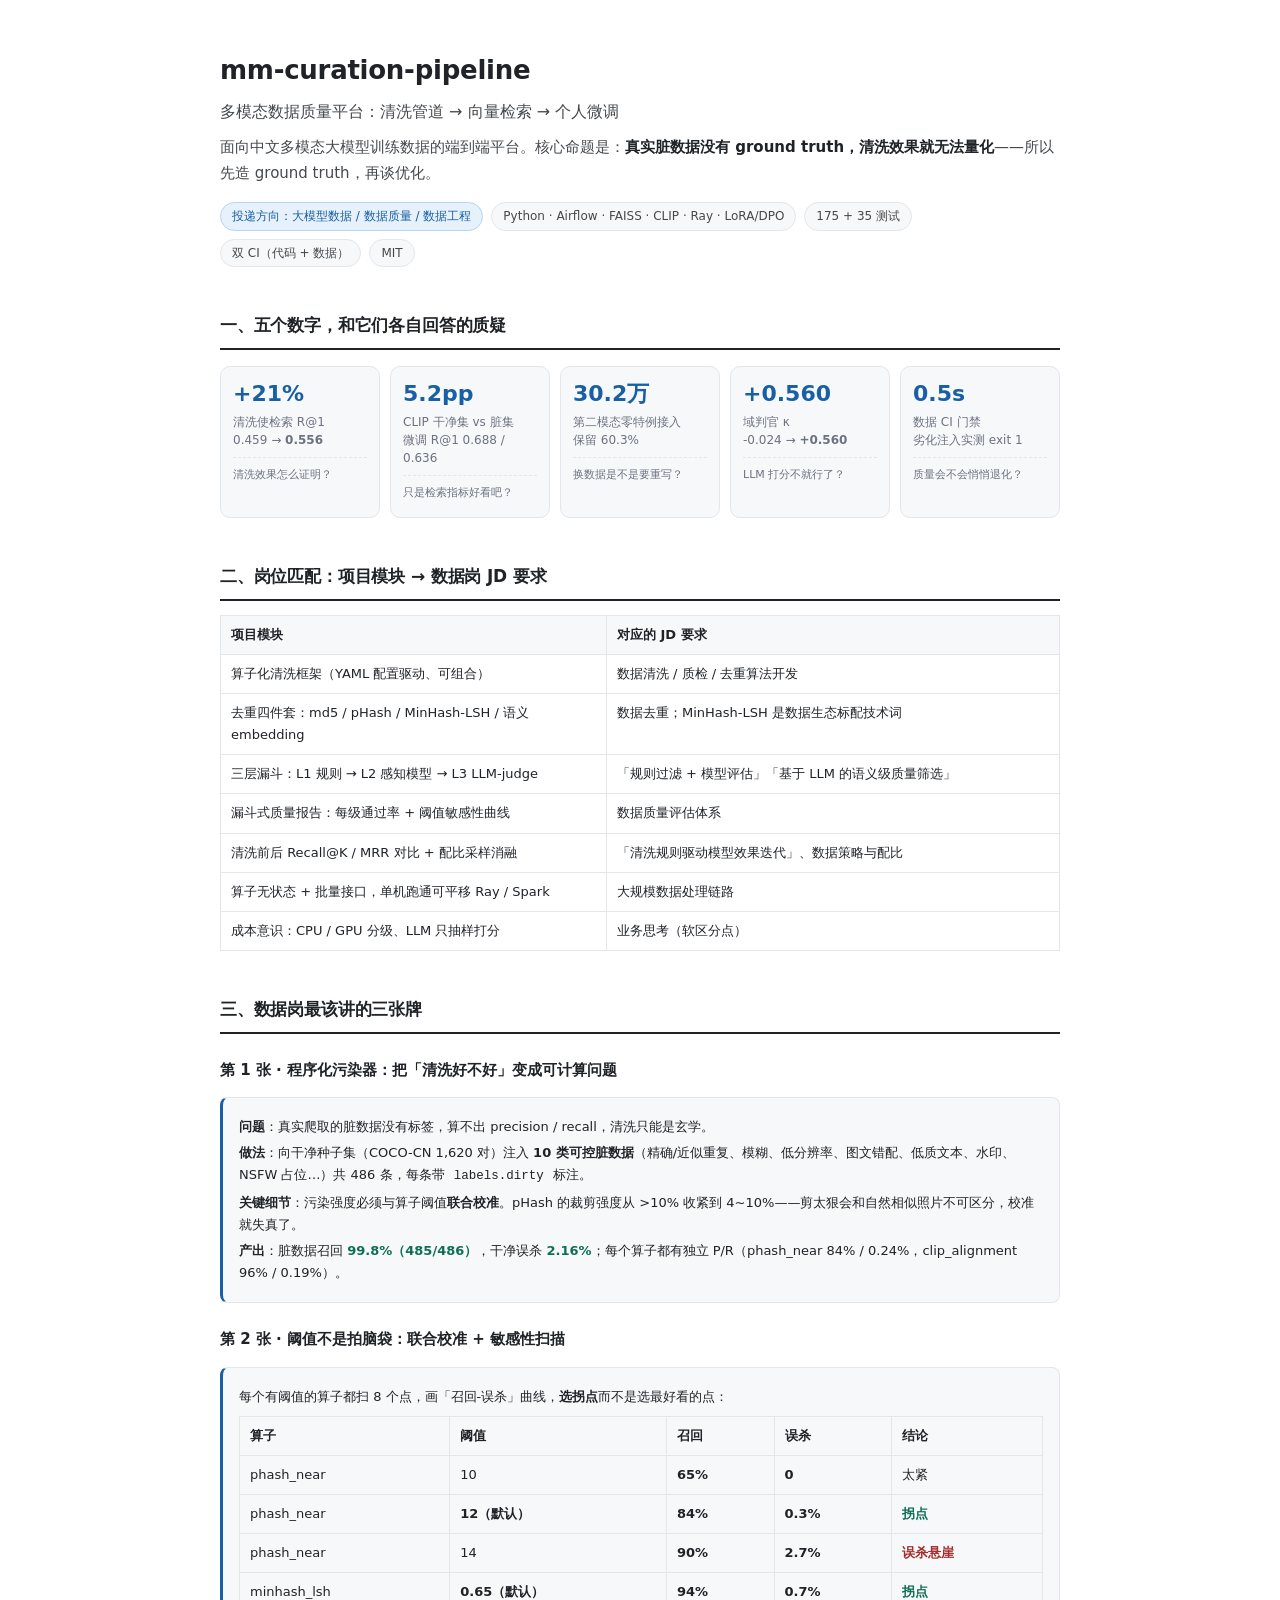
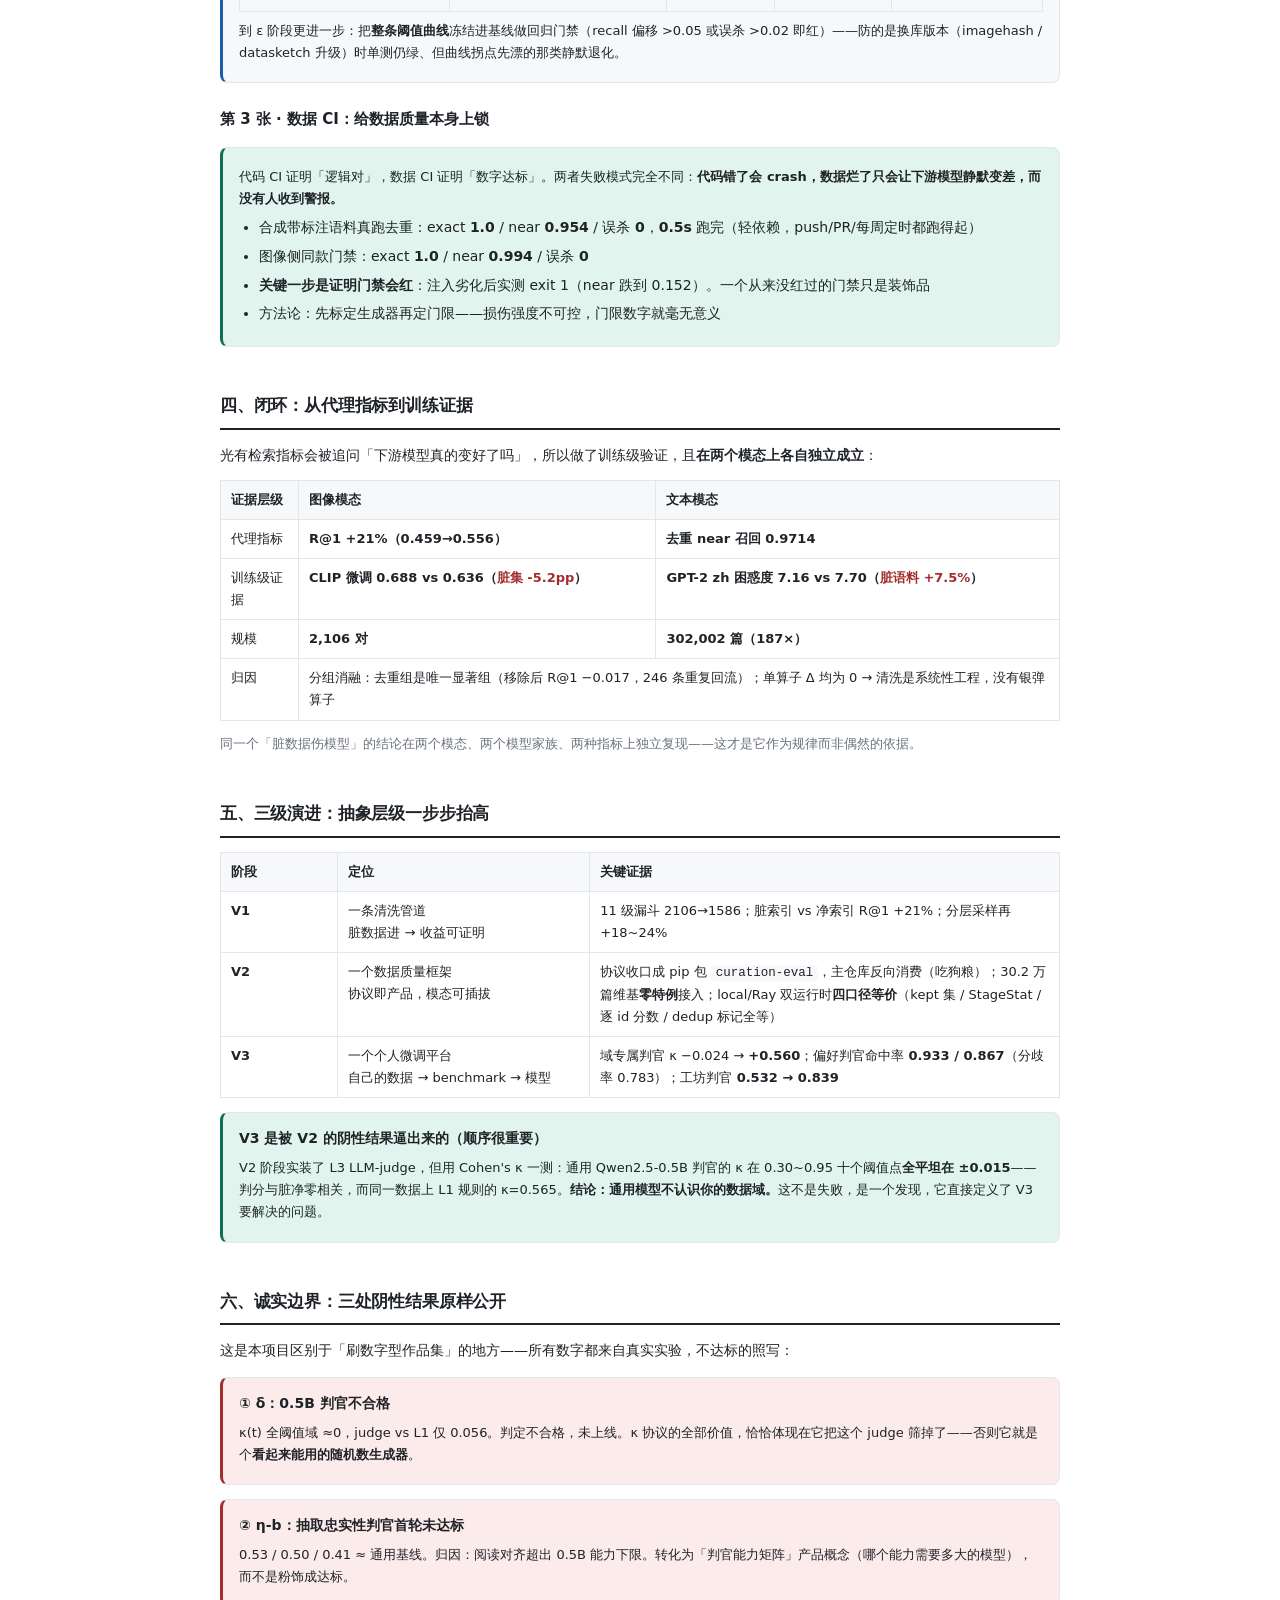
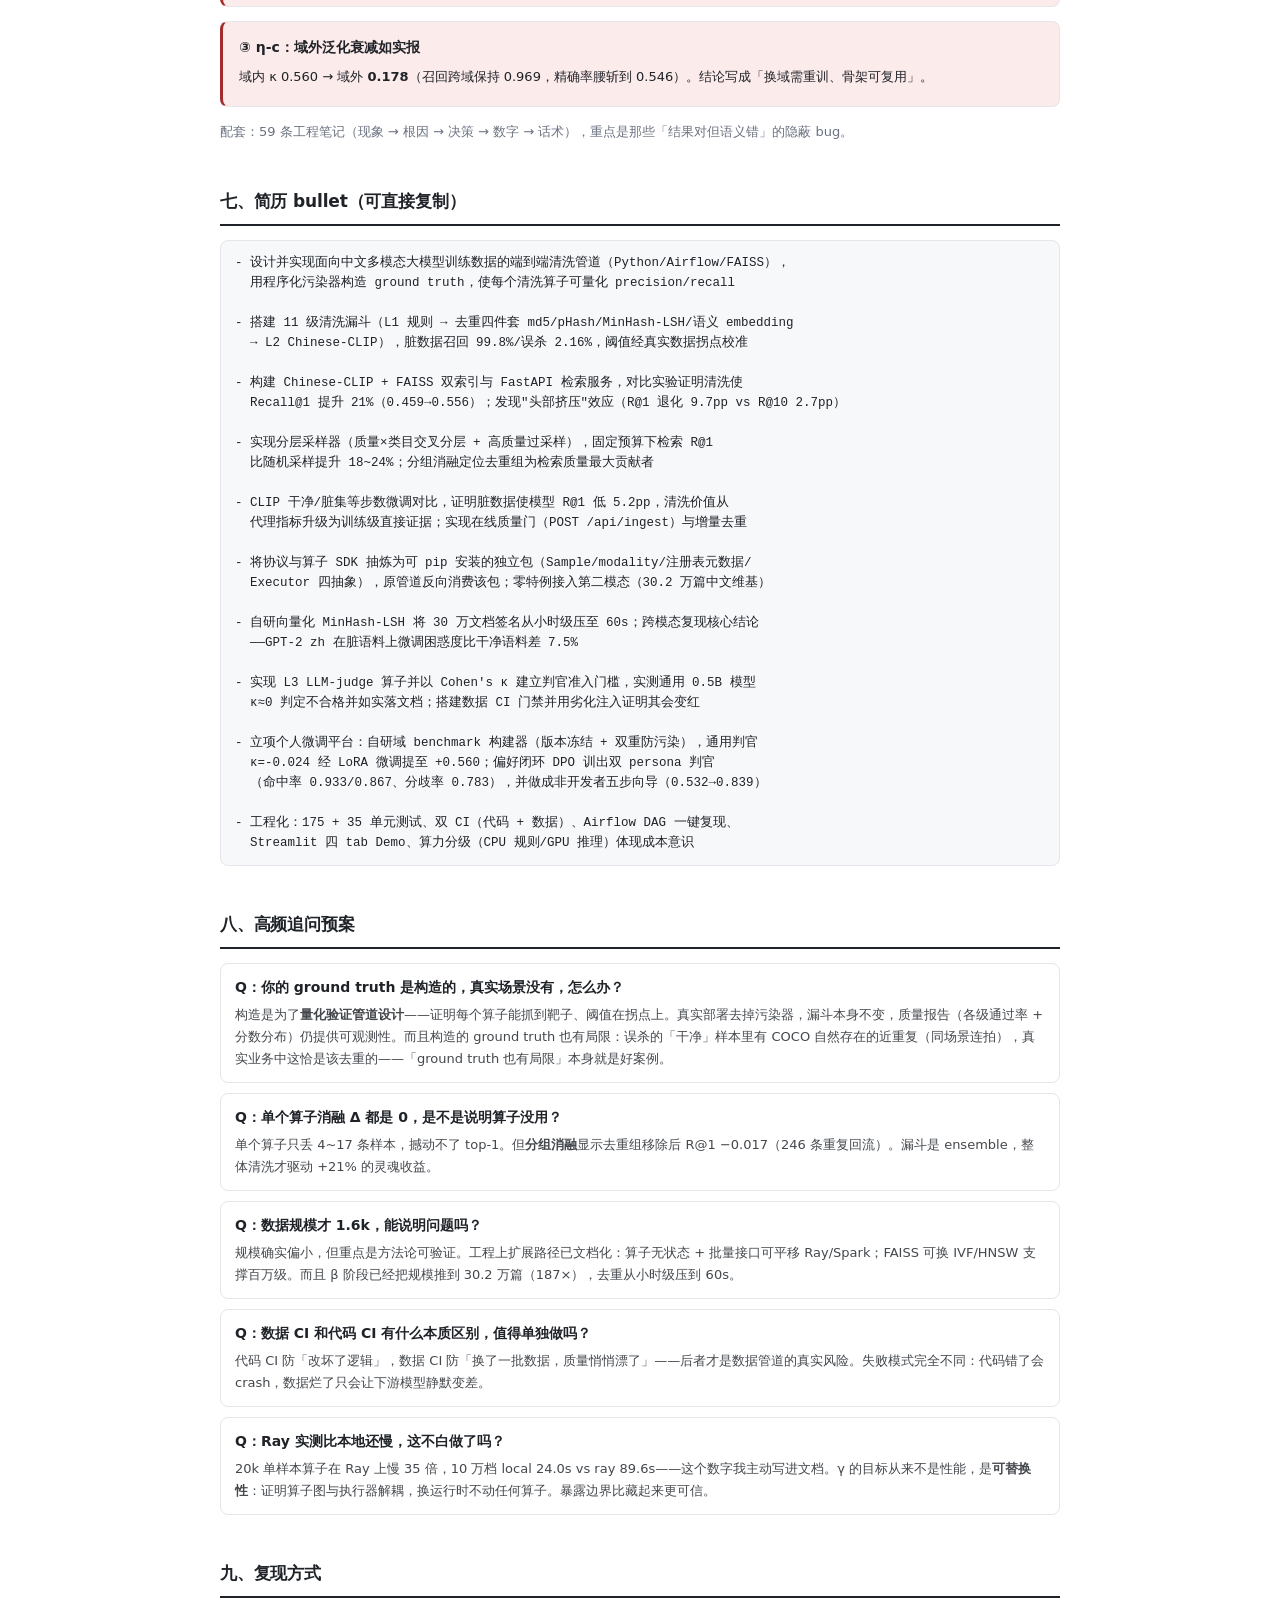
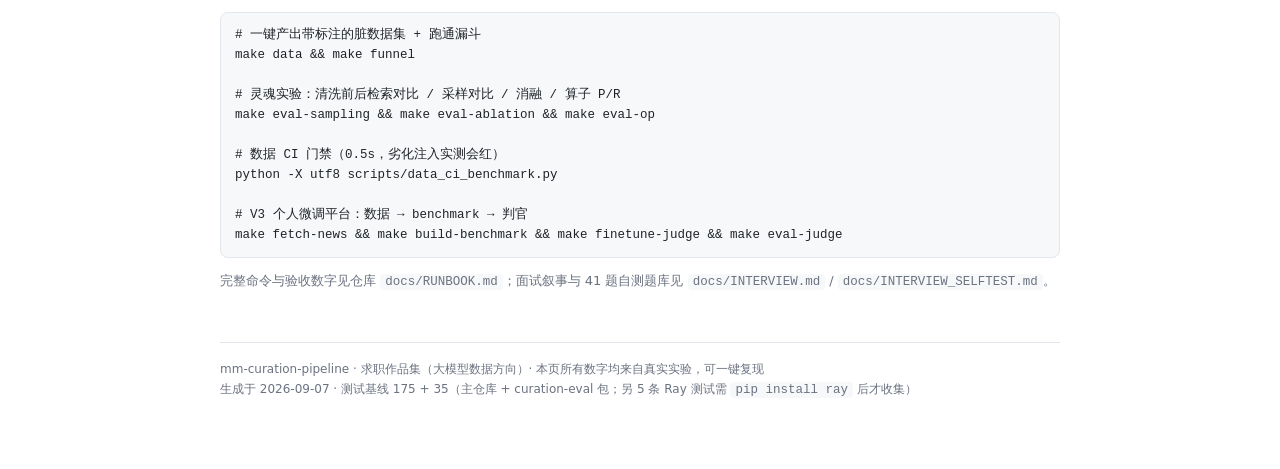
<file: docs/portfolio.html>
<!DOCTYPE html>
<html lang="zh-CN">
<head>
<meta charset="UTF-8">
<meta name="viewport" content="width=device-width, initial-scale=1.0">
<title>mm-curation-pipeline · 求职作品集（大模型数据方向）</title>
<style>
:root{
  --ink:#1f2328; --ink2:#44484d; --ink3:#6b7280;
  --line:#e3e6ea; --bg:#ffffff; --soft:#f7f8fa;
  --blue:#185fa5; --blue-soft:#e6f1fb;
  --green:#0f6e56; --green-soft:#e1f5ee;
  --amber:#854f0b; --amber-soft:#faeeda;
  --red:#a32d2d; --red-soft:#fcebeb;
}
*{box-sizing:border-box}
body{
  margin:0; background:var(--bg); color:var(--ink);
  font-family:system-ui,-apple-system,"Segoe UI","Microsoft YaHei",sans-serif;
  font-size:14px; line-height:1.7;
}
.page{max-width:920px; margin:0 auto; padding:48px 40px 72px}
h1{font-size:26px; font-weight:600; margin:0 0 6px; letter-spacing:-.01em}
h2{font-size:17px; font-weight:600; margin:44px 0 14px; padding-bottom:8px; border-bottom:2px solid var(--ink); letter-spacing:-.01em}
h3{font-size:15px; font-weight:600; margin:24px 0 8px}
p{margin:8px 0}
a{color:var(--blue)}
.sub{color:var(--ink3); font-size:13px}
.lead{font-size:15px; color:var(--ink2); margin:10px 0 4px}
.meta{display:flex; flex-wrap:wrap; gap:8px; margin:16px 0 0}
.tag{background:var(--soft); border:1px solid var(--line); border-radius:999px; padding:3px 11px; font-size:12px; color:var(--ink2)}
.tag.on{background:var(--blue-soft); border-color:#b5d4f4; color:var(--blue)}
table{width:100%; border-collapse:collapse; margin:12px 0; font-size:13px}
th{text-align:left; font-weight:600; background:var(--soft); border:1px solid var(--line); padding:8px 10px}
td{border:1px solid var(--line); padding:8px 10px; vertical-align:top}
td.num{font-variant-numeric:tabular-nums; white-space:nowrap; font-weight:600}
.grid5{display:grid; grid-template-columns:repeat(5,1fr); gap:10px; margin:16px 0}
.card{border:1px solid var(--line); border-radius:10px; padding:14px 12px; background:var(--soft)}
.card .k{font-size:22px; font-weight:600; color:var(--blue); font-variant-numeric:tabular-nums; line-height:1.2}
.card .l{font-size:12px; color:var(--ink3); margin-top:6px; line-height:1.5}
.card .q{font-size:11px; color:var(--ink3); margin-top:8px; padding-top:8px; border-top:1px dashed var(--line)}
.box{border:1px solid var(--line); border-left:3px solid var(--blue); border-radius:8px; padding:14px 16px; margin:14px 0; background:var(--soft)}
.box.g{border-left-color:var(--green); background:var(--green-soft)}
.box.a{border-left-color:var(--amber); background:var(--amber-soft)}
.box.r{border-left-color:var(--red); background:var(--red-soft)}
.box h4{margin:0 0 6px; font-size:14px; font-weight:600}
.box p{margin:4px 0; font-size:13px}
.hl{font-weight:600; color:var(--ink)}
.good{color:var(--green); font-weight:600}
.bad{color:var(--red); font-weight:600}
ul{margin:8px 0; padding-left:20px}
li{margin:5px 0}
pre{background:var(--soft); border:1px solid var(--line); border-radius:8px; padding:12px 14px; overflow-x:auto; font-size:12.5px; line-height:1.6; font-family:ui-monospace,Consolas,monospace}
code{font-family:ui-monospace,Consolas,monospace; background:var(--soft); padding:1px 5px; border-radius:4px; font-size:12.5px}
.two{display:grid; grid-template-columns:1fr 1fr; gap:18px}
.qa{border:1px solid var(--line); border-radius:8px; padding:12px 14px; margin:10px 0}
.qa .q{font-weight:600; color:var(--ink)}
.qa .a{color:var(--ink2); font-size:13px; margin-top:4px}
footer{margin-top:48px; padding-top:16px; border-top:1px solid var(--line); font-size:12px; color:var(--ink3)}
@media print{
  body{font-size:11.5px}
  .page{padding:0}
  h2{page-break-after:avoid; margin-top:24px}
  .box,.qa,.card,table{page-break-inside:avoid}
}
@media (max-width:720px){
  .grid5{grid-template-columns:repeat(2,1fr)}
  .two{grid-template-columns:1fr}
}
</style>
</head>
<body>
<div class="page">

<h1>mm-curation-pipeline</h1>
<div style="font-size:16px; color:var(--ink2); font-weight:500">多模态数据质量平台：清洗管道 → 向量检索 → 个人微调</div>
<p class="lead">面向中文多模态大模型训练数据的端到端平台。核心命题是：<span class="hl">真实脏数据没有 ground truth，清洗效果就无法量化</span>——所以先造 ground truth，再谈优化。</p>
<div class="meta">
  <span class="tag on">投递方向：大模型数据 / 数据质量 / 数据工程</span>
  <span class="tag">Python · Airflow · FAISS · CLIP · Ray · LoRA/DPO</span>
  <span class="tag">175 + 35 测试</span>
  <span class="tag">双 CI（代码 + 数据）</span>
  <span class="tag">MIT</span>
</div>

<h2>一、五个数字，和它们各自回答的质疑</h2>
<div class="grid5">
  <div class="card"><div class="k">+21%</div><div class="l">清洗使检索 R@1<br>0.459 → <b>0.556</b></div><div class="q">清洗效果怎么证明？</div></div>
  <div class="card"><div class="k">5.2pp</div><div class="l">CLIP 干净集 vs 脏集<br>微调 R@1 0.688 / 0.636</div><div class="q">只是检索指标好看吧？</div></div>
  <div class="card"><div class="k">30.2万</div><div class="l">第二模态零特例接入<br>保留 60.3%</div><div class="q">换数据是不是要重写？</div></div>
  <div class="card"><div class="k">+0.560</div><div class="l">域判官 κ<br>-0.024 → <b>+0.560</b></div><div class="q">LLM 打分不就行了？</div></div>
  <div class="card"><div class="k">0.5s</div><div class="l">数据 CI 门禁<br>劣化注入实测 exit 1</div><div class="q">质量会不会悄悄退化？</div></div>
</div>

<h2>二、岗位匹配：项目模块 → 数据岗 JD 要求</h2>
<table>
<tr><th style="width:46%">项目模块</th><th>对应的 JD 要求</th></tr>
<tr><td>算子化清洗框架（YAML 配置驱动、可组合）</td><td>数据清洗 / 质检 / 去重算法开发</td></tr>
<tr><td>去重四件套：md5 / pHash / MinHash-LSH / 语义 embedding</td><td>数据去重；MinHash-LSH 是数据生态标配技术词</td></tr>
<tr><td>三层漏斗：L1 规则 → L2 感知模型 → L3 LLM-judge</td><td>「规则过滤 + 模型评估」「基于 LLM 的语义级质量筛选」</td></tr>
<tr><td>漏斗式质量报告：每级通过率 + 阈值敏感性曲线</td><td>数据质量评估体系</td></tr>
<tr><td>清洗前后 Recall@K / MRR 对比 + 配比采样消融</td><td>「清洗规则驱动模型效果迭代」、数据策略与配比</td></tr>
<tr><td>算子无状态 + 批量接口，单机跑通可平移 Ray / Spark</td><td>大规模数据处理链路</td></tr>
<tr><td>成本意识：CPU / GPU 分级、LLM 只抽样打分</td><td>业务思考（软区分点）</td></tr>
</table>

<h2>三、数据岗最该讲的三张牌</h2>

<h3>第 1 张 · 程序化污染器：把「清洗好不好」变成可计算问题</h3>
<div class="box">
<p><b>问题</b>：真实爬取的脏数据没有标签，算不出 precision / recall，清洗只能是玄学。</p>
<p><b>做法</b>：向干净种子集（COCO-CN 1,620 对）注入 <b>10 类可控脏数据</b>（精确/近似重复、模糊、低分辨率、图文错配、低质文本、水印、NSFW 占位…）共 486 条，每条带 <code>labels.dirty</code> 标注。</p>
<p><b>关键细节</b>：污染强度必须与算子阈值<span class="hl">联合校准</span>。pHash 的裁剪强度从 &gt;10% 收紧到 4~10%——剪太狠会和自然相似照片不可区分，校准就失真了。</p>
<p><b>产出</b>：脏数据召回 <span class="good">99.8%（485/486）</span>，干净误杀 <span class="good">2.16%</span>；每个算子都有独立 P/R（phash_near 84% / 0.24%，clip_alignment 96% / 0.19%）。</p>
</div>

<h3>第 2 张 · 阈值不是拍脑袋：联合校准 + 敏感性扫描</h3>
<div class="box">
<p>每个有阈值的算子都扫 8 个点，画「召回-误杀」曲线，<b>选拐点</b>而不是选最好看的点：</p>
<table style="margin:8px 0">
<tr><th>算子</th><th>阈值</th><th class="num">召回</th><th class="num">误杀</th><th>结论</th></tr>
<tr><td>phash_near</td><td>10</td><td class="num">65%</td><td class="num">0</td><td>太紧</td></tr>
<tr><td>phash_near</td><td><b>12（默认）</b></td><td class="num">84%</td><td class="num">0.3%</td><td class="good">拐点</td></tr>
<tr><td>phash_near</td><td>14</td><td class="num">90%</td><td class="num">2.7%</td><td class="bad">误杀悬崖</td></tr>
<tr><td>minhash_lsh</td><td><b>0.65（默认）</b></td><td class="num">94%</td><td class="num">0.7%</td><td class="good">拐点</td></tr>
</table>
<p>到 ε 阶段更进一步：把<b>整条阈值曲线</b>冻结进基线做回归门禁（recall 偏移 &gt;0.05 或误杀 &gt;0.02 即红）——防的是换库版本（imagehash / datasketch 升级）时单测仍绿、但曲线拐点先漂的那类静默退化。</p>
</div>

<h3>第 3 张 · 数据 CI：给数据质量本身上锁</h3>
<div class="box g">
<p>代码 CI 证明「逻辑对」，数据 CI 证明「数字达标」。两者失败模式完全不同：<b>代码错了会 crash，数据烂了只会让下游模型静默变差，而没有人收到警报。</b></p>
<ul style="margin:6px 0">
<li>合成带标注语料真跑去重：exact <b>1.0</b> / near <b>0.954</b> / 误杀 <b>0</b>，<b>0.5s</b> 跑完（轻依赖，push/PR/每周定时都跑得起）</li>
<li>图像侧同款门禁：exact <b>1.0</b> / near <b>0.994</b> / 误杀 <b>0</b></li>
<li><b>关键一步是证明门禁会红</b>：注入劣化后实测 exit 1（near 跌到 0.152）。一个从来没红过的门禁只是装饰品</li>
<li>方法论：先标定生成器再定门限——损伤强度不可控，门限数字就毫无意义</li>
</ul>
</div>

<h2>四、闭环：从代理指标到训练证据</h2>
<p>光有检索指标会被追问「下游模型真的变好了吗」，所以做了训练级验证，且<b>在两个模态上各自独立成立</b>：</p>
<table>
<tr><th>证据层级</th><th>图像模态</th><th>文本模态</th></tr>
<tr><td>代理指标</td><td class="num">R@1 +21%（0.459→0.556）</td><td class="num">去重 near 召回 0.9714</td></tr>
<tr><td>训练级证据</td><td class="num">CLIP 微调 0.688 vs 0.636（<span class="bad">脏集 -5.2pp</span>）</td><td class="num">GPT-2 zh 困惑度 7.16 vs 7.70（<span class="bad">脏语料 +7.5%</span>）</td></tr>
<tr><td>规模</td><td class="num">2,106 对</td><td class="num">302,002 篇（187×）</td></tr>
<tr><td>归因</td><td colspan="2">分组消融：去重组是唯一显著组（移除后 R@1 −0.017，246 条重复回流）；单算子 Δ 均为 0 → 清洗是系统性工程，没有银弹算子</td></tr>
</table>
<p class="sub">同一个「脏数据伤模型」的结论在两个模态、两个模型家族、两种指标上独立复现——这才是它作为规律而非偶然的依据。</p>

<h2>五、三级演进：抽象层级一步步抬高</h2>
<table>
<tr><th style="width:14%">阶段</th><th style="width:30%">定位</th><th>关键证据</th></tr>
<tr><td><b>V1</b></td><td>一条清洗管道<br>脏数据进 → 收益可证明</td><td>11 级漏斗 2106→1586；脏索引 vs 净索引 R@1 +21%；分层采样再 +18~24%</td></tr>
<tr><td><b>V2</b></td><td>一个数据质量框架<br>协议即产品，模态可插拔</td><td>协议收口成 pip 包 <code>curation-eval</code>，主仓库反向消费（吃狗粮）；30.2 万篇维基<b>零特例</b>接入；local/Ray 双运行时<b>四口径等价</b>（kept 集 / StageStat / 逐 id 分数 / dedup 标记全等）</td></tr>
<tr><td><b>V3</b></td><td>一个个人微调平台<br>自己的数据 → benchmark → 模型</td><td>域专属判官 κ −0.024 → <b>+0.560</b>；偏好判官命中率 <b>0.933 / 0.867</b>（分歧率 0.783）；工坊判官 <b>0.532 → 0.839</b></td></tr>
</table>
<div class="box g">
<h4>V3 是被 V2 的阴性结果逼出来的（顺序很重要）</h4>
<p>V2 阶段实装了 L3 LLM-judge，但用 Cohen's κ 一测：通用 Qwen2.5-0.5B 判官的 κ 在 0.30~0.95 十个阈值点<b>全平坦在 ±0.015</b>——判分与脏净零相关，而同一数据上 L1 规则的 κ=0.565。<b>结论：通用模型不认识你的数据域。</b>这不是失败，是一个发现，它直接定义了 V3 要解决的问题。</p>
</div>

<h2>六、诚实边界：三处阴性结果原样公开</h2>
<p>这是本项目区别于「刷数字型作品集」的地方——所有数字都来自真实实验，不达标的照写：</p>
<div class="box r">
<h4>① δ：0.5B 判官不合格</h4>
<p>κ(t) 全阈值域 ≈0，judge vs L1 仅 0.056。判定不合格，未上线。κ 协议的全部价值，恰恰体现在它把这个 judge 筛掉了——否则它就是个<span class="hl">看起来能用的随机数生成器</span>。</p>
</div>
<div class="box r">
<h4>② η-b：抽取忠实性判官首轮未达标</h4>
<p>0.53 / 0.50 / 0.41 ≈ 通用基线。归因：阅读对齐超出 0.5B 能力下限。转化为「判官能力矩阵」产品概念（哪个能力需要多大的模型），而不是粉饰成达标。</p>
</div>
<div class="box r">
<h4>③ η-c：域外泛化衰减如实报</h4>
<p>域内 κ 0.560 → 域外 <b>0.178</b>（召回跨域保持 0.969，精确率腰斩到 0.546）。结论写成「换域需重训、骨架可复用」。</p>
</div>
<p class="sub">配套：59 条工程笔记（现象 → 根因 → 决策 → 数字 → 话术），重点是那些「结果对但语义错」的隐蔽 bug。</p>

<h2>七、简历 bullet（可直接复制）</h2>
<pre>- 设计并实现面向中文多模态大模型训练数据的端到端清洗管道（Python/Airflow/FAISS），
  用程序化污染器构造 ground truth，使每个清洗算子可量化 precision/recall

- 搭建 11 级清洗漏斗（L1 规则 → 去重四件套 md5/pHash/MinHash-LSH/语义 embedding
  → L2 Chinese-CLIP），脏数据召回 99.8%/误杀 2.16%，阈值经真实数据拐点校准

- 构建 Chinese-CLIP + FAISS 双索引与 FastAPI 检索服务，对比实验证明清洗使
  Recall@1 提升 21%（0.459→0.556）；发现"头部挤压"效应（R@1 退化 9.7pp vs R@10 2.7pp）

- 实现分层采样器（质量×类目交叉分层 + 高质量过采样），固定预算下检索 R@1
  比随机采样提升 18~24%；分组消融定位去重组为检索质量最大贡献者

- CLIP 干净/脏集等步数微调对比，证明脏数据使模型 R@1 低 5.2pp，清洗价值从
  代理指标升级为训练级直接证据；实现在线质量门（POST /api/ingest）与增量去重

- 将协议与算子 SDK 抽炼为可 pip 安装的独立包（Sample/modality/注册表元数据/
  Executor 四抽象），原管道反向消费该包；零特例接入第二模态（30.2 万篇中文维基）

- 自研向量化 MinHash-LSH 将 30 万文档签名从小时级压至 60s；跨模态复现核心结论
  ——GPT-2 zh 在脏语料上微调困惑度比干净语料差 7.5%

- 实现 L3 LLM-judge 算子并以 Cohen's κ 建立判官准入门槛，实测通用 0.5B 模型
  κ≈0 判定不合格并如实落文档；搭建数据 CI 门禁并用劣化注入证明其会变红

- 立项个人微调平台：自研域 benchmark 构建器（版本冻结 + 双重防污染），通用判官
  κ=-0.024 经 LoRA 微调提至 +0.560；偏好闭环 DPO 训出双 persona 判官
  （命中率 0.933/0.867、分歧率 0.783），并做成非开发者五步向导（0.532→0.839）

- 工程化：175 + 35 单元测试、双 CI（代码 + 数据）、Airflow DAG 一键复现、
  Streamlit 四 tab Demo、算力分级（CPU 规则/GPU 推理）体现成本意识</pre>

<h2>八、高频追问预案</h2>
<div class="qa"><div class="q">Q：你的 ground truth 是构造的，真实场景没有，怎么办？</div><div class="a">构造是为了<b>量化验证管道设计</b>——证明每个算子能抓到靶子、阈值在拐点上。真实部署去掉污染器，漏斗本身不变，质量报告（各级通过率 + 分数分布）仍提供可观测性。而且构造的 ground truth 也有局限：误杀的「干净」样本里有 COCO 自然存在的近重复（同场景连拍），真实业务中这恰是该去重的——「ground truth 也有局限」本身就是好案例。</div></div>
<div class="qa"><div class="q">Q：单个算子消融 Δ 都是 0，是不是说明算子没用？</div><div class="a">单个算子只丢 4~17 条样本，撼动不了 top-1。但<b>分组消融</b>显示去重组移除后 R@1 −0.017（246 条重复回流）。漏斗是 ensemble，整体清洗才驱动 +21% 的灵魂收益。</div></div>
<div class="qa"><div class="q">Q：数据规模才 1.6k，能说明问题吗？</div><div class="a">规模确实偏小，但重点是方法论可验证。工程上扩展路径已文档化：算子无状态 + 批量接口可平移 Ray/Spark；FAISS 可换 IVF/HNSW 支撑百万级。而且 β 阶段已经把规模推到 30.2 万篇（187×），去重从小时级压到 60s。</div></div>
<div class="qa"><div class="q">Q：数据 CI 和代码 CI 有什么本质区别，值得单独做吗？</div><div class="a">代码 CI 防「改坏了逻辑」，数据 CI 防「换了一批数据，质量悄悄漂了」——后者才是数据管道的真实风险。失败模式完全不同：代码错了会 crash，数据烂了只会让下游模型静默变差。</div></div>
<div class="qa"><div class="q">Q：Ray 实测比本地还慢，这不白做了吗？</div><div class="a">20k 单样本算子在 Ray 上慢 35 倍，10 万档 local 24.0s vs ray 89.6s——这个数字我主动写进文档。γ 的目标从来不是性能，是<b>可替换性</b>：证明算子图与执行器解耦，换运行时不动任何算子。暴露边界比藏起来更可信。</div></div>

<h2>九、复现方式</h2>
<pre># 一键产出带标注的脏数据集 + 跑通漏斗
make data && make funnel

# 灵魂实验：清洗前后检索对比 / 采样对比 / 消融 / 算子 P/R
make eval-sampling && make eval-ablation && make eval-op

# 数据 CI 门禁（0.5s，劣化注入实测会红）
python -X utf8 scripts/data_ci_benchmark.py

# V3 个人微调平台：数据 → benchmark → 判官
make fetch-news && make build-benchmark && make finetune-judge && make eval-judge</pre>
<p class="sub">完整命令与验收数字见仓库 <code>docs/RUNBOOK.md</code>；面试叙事与 41 题自测题库见 <code>docs/INTERVIEW.md</code> / <code>docs/INTERVIEW_SELFTEST.md</code>。</p>

<footer>
mm-curation-pipeline · 求职作品集（大模型数据方向）· 本页所有数字均来自真实实验，可一键复现<br>
生成于 2026-09-07 · 测试基线 175 + 35（主仓库 + curation-eval 包；另 5 条 Ray 测试需 <code>pip install ray</code> 后才收集）
</footer>

</div>
</body>
</html>
</file>
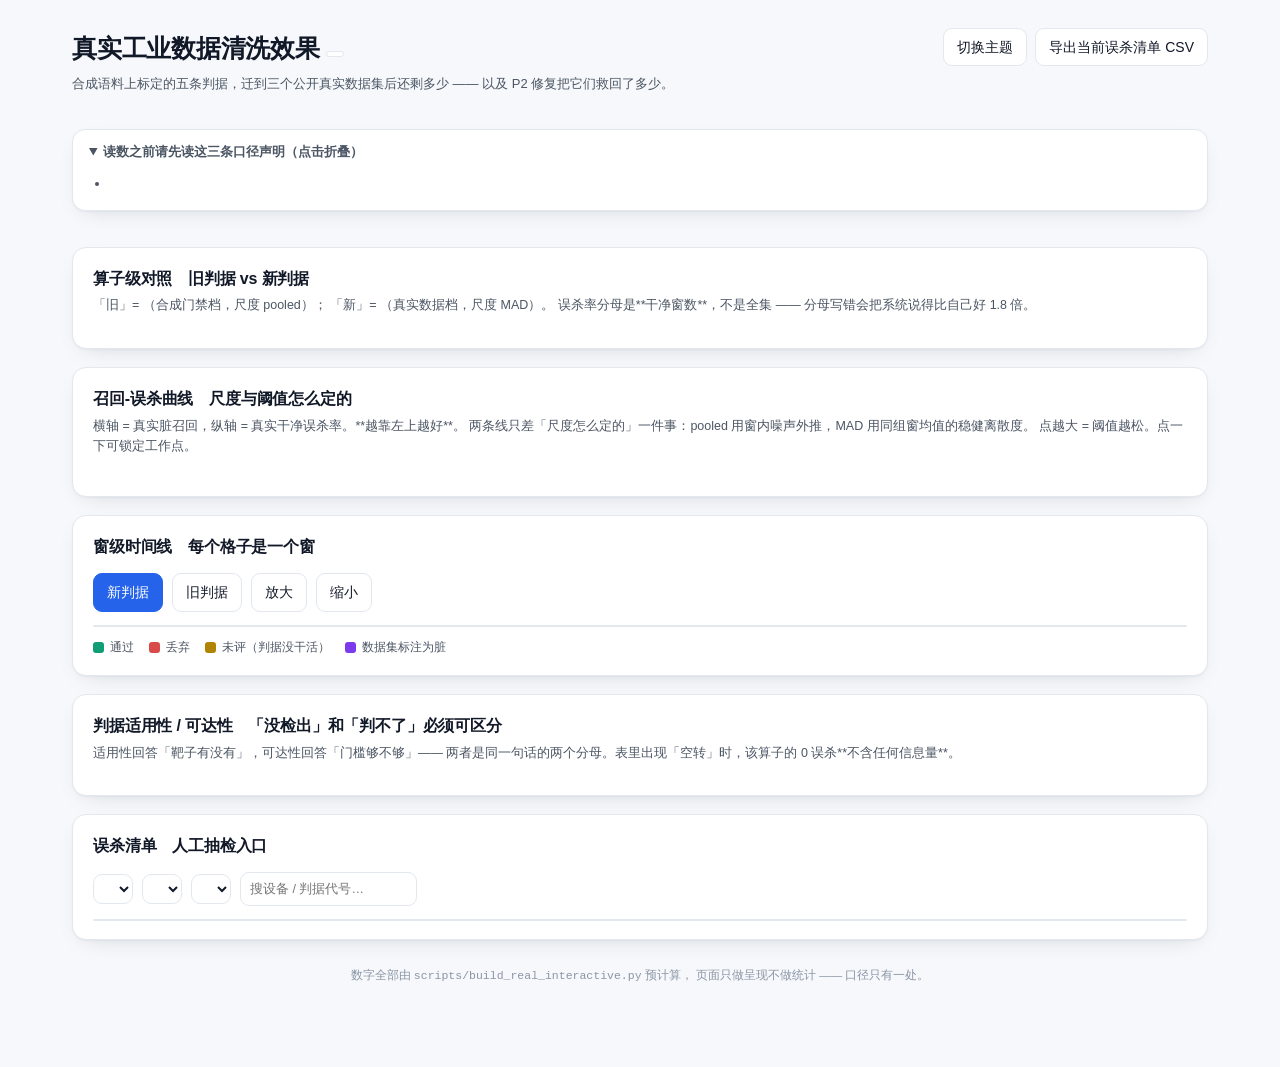
<file: scripts/templates/real_data_page.html>
<!DOCTYPE html>
<html lang="zh-CN" data-theme="light">
<head>
<meta charset="utf-8">
<meta name="viewport" content="width=device-width, initial-scale=1">
<title>真实工业数据清洗效果 · 交互式面板</title>
<style>
:root{
  --bg:#f6f8fb; --panel:#ffffff; --ink:#111827; --ink2:#4b5563; --ink3:#8b95a5;
  --line:#e3e8ef; --line2:#eef2f7;
  --pass:#0f9d76; --drop:#d94a4a; --none:#b08300; --accent:#2563eb; --accent2:#7c3aed;
  --shadow:0 1px 2px rgba(16,24,40,.04),0 8px 24px -12px rgba(16,24,40,.18);
}
html[data-theme="dark"]{
  --bg:#0d1117; --panel:#161b22; --ink:#e6edf3; --ink2:#9aa7b4; --ink3:#6e7b8a;
  --line:#232c37; --line2:#1c242e;
  --pass:#3fb950; --drop:#f85149; --none:#d29922; --accent:#58a6ff; --accent2:#a371f7;
  --shadow:0 1px 2px rgba(0,0,0,.4),0 8px 24px -12px rgba(0,0,0,.6);
}
*{box-sizing:border-box}
body{margin:0;background:var(--bg);color:var(--ink);
  font:14px/1.6 -apple-system,BlinkMacSystemFont,"Segoe UI","PingFang SC",
  "Hiragino Sans GB","Microsoft YaHei",sans-serif;
  -webkit-font-smoothing:antialiased}
.wrap{max-width:1180px;margin:0 auto;padding:28px 22px 72px}
code,.num{font-family:ui-monospace,SFMono-Regular,Menlo,Consolas,monospace}
/* ---------- 首屏 ---------- */
.hero{display:flex;align-items:flex-start;justify-content:space-between;gap:18px;flex-wrap:wrap}
h1{margin:0 0 6px;font-size:25px;letter-spacing:-.01em}
.sub{color:var(--ink2);font-size:13px;margin:0}
.tag{display:inline-block;font-size:11px;padding:2px 8px;border-radius:999px;
  border:1px solid var(--line);color:var(--ink2);background:var(--panel);margin-left:6px}
button{font:inherit;cursor:pointer;border-radius:9px;border:1px solid var(--line);
  background:var(--panel);color:var(--ink);padding:7px 13px;transition:.15s}
button:hover{border-color:var(--accent);color:var(--accent)}
button.on{background:var(--accent);border-color:var(--accent);color:#fff}
.cards{display:grid;grid-template-columns:repeat(auto-fit,minmax(178px,1fr));gap:13px;margin:20px 0 8px}
.card{background:var(--panel);border:1px solid var(--line);border-radius:13px;padding:15px 16px;
  box-shadow:var(--shadow)}
.card .k{font-size:11px;color:var(--ink3);letter-spacing:.03em;text-transform:uppercase}
.card .v{font-size:25px;font-weight:640;letter-spacing:-.02em;margin-top:3px}
.card .d{font-size:12px;color:var(--ink2);margin-top:2px}
.up{color:var(--pass)} .down{color:var(--drop)}
.panel{background:var(--panel);border:1px solid var(--line);border-radius:14px;
  padding:18px 20px;margin-top:18px;box-shadow:var(--shadow)}
h2{font-size:16px;margin:0 0 4px;letter-spacing:-.01em}
.hint{color:var(--ink2);font-size:12.5px;margin:0 0 14px}
details.note{margin-top:14px;background:var(--panel);border:1px solid var(--line);
  border-radius:13px;padding:12px 16px;box-shadow:var(--shadow)}
details.note summary{cursor:pointer;font-weight:600;font-size:13px;color:var(--ink2)}
details.note ul{margin:10px 0 2px;padding-left:20px;color:var(--ink2);font-size:12.5px}
details.note li{margin:5px 0}
/* ---------- 数据集 pill ---------- */
.pills{display:flex;gap:9px;flex-wrap:wrap;margin:18px 0 0}
.pill{padding:9px 15px;border-radius:11px;border:1px solid var(--line);background:var(--panel);
  cursor:pointer;transition:.15s;text-align:left}
.pill:hover{border-color:var(--accent)}
.pill.on{border-color:var(--accent);background:var(--accent);color:#fff}
.pill b{display:block;font-size:13px;font-weight:620}
.pill span{font-size:11px;opacity:.72}
/* ---------- 表 ---------- */
table{width:100%;border-collapse:collapse;font-size:12.5px}
th,td{text-align:left;padding:8px 9px;border-bottom:1px solid var(--line2);vertical-align:middle}
th{color:var(--ink3);font-weight:600;font-size:11px;letter-spacing:.03em;text-transform:uppercase;
  white-space:nowrap}
td.n,th.n{text-align:right;font-variant-numeric:tabular-nums}
tbody tr:hover{background:var(--line2)}
.bar{position:relative;height:7px;border-radius:4px;background:var(--line2);overflow:hidden;min-width:74px}
.bar i{position:absolute;inset:0 auto 0 0;border-radius:4px;display:block}
.muted{color:var(--ink3)}
.mono{font-family:ui-monospace,Menlo,Consolas,monospace;font-size:11.5px}
.chip{display:inline-block;font-size:11px;padding:1px 7px;border-radius:6px;border:1px solid var(--line);
  color:var(--ink2);margin:1px 3px 1px 0}
.chip.warn{border-color:var(--none);color:var(--none)}
.chip.bad{border-color:var(--drop);color:var(--drop)}
/* ---------- 曲线 ---------- */
.chart{position:relative}
svg{display:block;width:100%;height:auto;overflow:visible}
.grid line{stroke:var(--line2);stroke-width:1}
.axis text{fill:var(--ink3);font-size:10.5px}
.axis line{stroke:var(--line)}
.lg{display:flex;gap:16px;flex-wrap:wrap;font-size:12px;color:var(--ink2);margin:2px 0 8px}
.lg i{display:inline-block;width:11px;height:3px;border-radius:2px;margin-right:6px;vertical-align:2px}
.tip{position:absolute;pointer-events:none;background:var(--panel);border:1px solid var(--line);
  border-radius:9px;padding:7px 10px;font-size:11.5px;box-shadow:var(--shadow);opacity:0;
  transition:opacity .12s;white-space:nowrap;z-index:5}
/* ---------- 时间线 ---------- */
.tlwrap{overflow-x:auto;border:1px solid var(--line);border-radius:11px;background:var(--panel)}
.tl{position:relative;min-width:100%}
.tlhead,.tlrow{display:flex;align-items:center;gap:9px;padding:0 10px}
.tlhead{position:sticky;top:0;background:var(--panel);border-bottom:1px solid var(--line);z-index:2;
  height:24px}
.tlname{flex:0 0 132px;font-size:11.5px;color:var(--ink2);white-space:nowrap;overflow:hidden;
  text-overflow:ellipsis}
.tlname b{color:var(--ink);font-weight:600}
canvas{display:block;image-rendering:pixelated}
.legend{display:flex;gap:15px;flex-wrap:wrap;font-size:12px;color:var(--ink2);margin:11px 0 0}
.legend em{font-style:normal;display:inline-flex;align-items:center;gap:6px}
.legend b{width:11px;height:11px;border-radius:3px;display:inline-block}
/* ---------- 控件 ---------- */
.ctrls{display:flex;gap:9px;flex-wrap:wrap;align-items:center;margin:0 0 13px}
select,input[type=search]{font:inherit;font-size:12.5px;padding:6px 9px;border-radius:9px;
  border:1px solid var(--line);background:var(--panel);color:var(--ink)}
input[type=range]{width:150px;accent-color:var(--accent)}
#kills{max-height:400px;overflow:auto;border:1px solid var(--line);border-radius:11px}
#kills thead th{position:sticky;top:0;background:var(--panel);z-index:1}
.empty{color:var(--ink3);padding:18px;text-align:center;font-size:12.5px}
.foot{color:var(--ink3);font-size:11.5px;margin-top:26px;text-align:center}
</style>
</head>
<body>
<div class="wrap">

  <div class="hero">
    <div>
      <h1>真实工业数据清洗效果<span class="tag" id="gen"></span></h1>
      <p class="sub">合成语料上标定的五条判据，迁到三个公开真实数据集后还剩多少 ——
        以及 P2 修复把它们救回了多少。</p>
    </div>
    <div style="display:flex;gap:8px">
      <button id="theme">切换主题</button>
      <button id="export">导出当前误杀清单 CSV</button>
    </div>
  </div>

  <div class="cards" id="cards"></div>

  <details class="note" id="honesty" open>
    <summary>读数之前请先读这三条口径声明（点击折叠）</summary>
    <ul id="honesty-list"></ul>
    <ul><li id="unscored-note"></li></ul>
  </details>

  <div class="pills" id="pills"></div>

  <div class="panel">
    <h2>算子级对照　旧判据 vs 新判据</h2>
    <p class="hint">「旧」= <code id="cfg-old"></code>（合成门禁档，尺度 pooled）；
      「新」= <code id="cfg-new"></code>（真实数据档，尺度 MAD）。
      误杀率分母是**干净窗数**，不是全集 —— 分母写错会把系统说得比自己好 1.8 倍。</p>
    <table id="ops"></table>
  </div>

  <div class="panel">
    <h2>召回-误杀曲线　尺度与阈值怎么定的</h2>
    <p class="hint">横轴 = 真实脏召回，纵轴 = 真实干净误杀率。**越靠左上越好**。
      两条线只差「尺度怎么定的」一件事：pooled 用窗内噪声外推，MAD 用同组窗均值的稳健离散度。
      点越大 = 阈值越松。点一下可锁定工作点。</p>
    <div class="lg" id="lg"></div>
    <div class="chart" id="chart"></div>
  </div>

  <div class="panel">
    <h2>窗级时间线　每个格子是一个窗</h2>
    <p class="hint" id="tl-hint"></p>
    <div class="ctrls">
      <button class="tg on" data-v="new">新判据</button>
      <button class="tg" data-v="old">旧判据</button>
      <button id="zoom-in">放大</button>
      <button id="zoom-out">缩小</button>
      <span class="muted" style="font-size:12px" id="tl-scale"></span>
    </div>
    <div class="tlwrap"><div class="tl" id="tl"></div></div>
    <div class="legend">
      <em><b style="background:var(--pass)"></b>通过</em>
      <em><b style="background:var(--drop)"></b>丢弃</em>
      <em><b style="background:var(--none)"></b>未评（判据没干活）</em>
      <em><b style="background:var(--accent2)"></b>数据集标注为脏</em>
    </div>
  </div>

  <div class="panel">
    <h2>判据适用性 / 可达性　「没检出」和「判不了」必须可区分</h2>
    <p class="hint">适用性回答「靶子有没有」，可达性回答「门槛够不够」——
      两者是同一句话的两个分母。表里出现「空转」时，该算子的 0 误杀**不含任何信息量**。</p>
    <table id="checks"></table>
  </div>

  <div class="panel">
    <h2>误杀清单　人工抽检入口</h2>
    <p class="hint" id="kills-hint"></p>
    <div class="ctrls">
      <select id="f-op"></select>
      <select id="f-ch"></select>
      <select id="f-lab"></select>
      <input type="search" id="f-q" placeholder="搜设备 / 判据代号…">
      <span class="muted" id="kills-count"></span>
    </div>
    <div id="kills"></div>
  </div>

  <p class="foot">数字全部由 <code class="mono">scripts/build_real_interactive.py</code> 预计算，
    页面只做呈现不做统计 —— 口径只有一处。</p>
</div>

<script>
const DATA = __DATA__;
const DS = DATA.datasets;
let cur = DS[0], verdict = 'new', zoom = 1, pinned = null;

const $ = (s, r) => (r || document).querySelector(s);
const $$ = (s, r) => Array.from((r || document).querySelectorAll(s));
const pct = v => v === null || v === undefined ? '—' : (v * 100).toFixed(v < 0.01 ? 2 : (v < 0.1 ? 2 : 1)) + '%';
const num = v => v === null || v === undefined ? '—' : v.toLocaleString('zh-CN');
const fmtT = t => t ? new Date(t * 1000).toISOString().slice(0, 16).replace('T', ' ') : '—';
const COLOR = { pass: '#0f9d76', drop: '#d94a4a', none: '#b08300', accent: '#2563eb', accent2: '#7c3aed' };

/* ---------- 首屏卡片 ---------- */
function drawCards() {
  const agg = s => s.reduce((a, o) => a + o.n_dropped, 0);
  const oldK = DS.reduce((a, d) => a + d.operators.reduce((x, o) => x + o.old.clean_killed, 0), 0);
  const newK = DS.reduce((a, d) => a + d.operators.reduce((x, o) => x + o.clean_killed, 0), 0);
  const nWin = DS.reduce((a, d) => a + d.n_total, 0);
  const nUn = DS.reduce((a, d) => a + d.operators.reduce((x, o) => x + o.n_unscored, 0), 0);
  const real = DS.reduce((a, d) => a + d.operators.reduce((x, o) => x + o.n_dirty_caught, 0), 0);
  const allDirty = DS.reduce((a, d) => a + d.n_dirty, 0);
  const cards = [
    ['真实窗总量', num(nWin), DS.length + ' 个公开数据集 · ' + new Set(DS.flatMap(d => Object.keys(d.channels))).size + ' 个通道'],
    ['算子级误杀（旧 → 新）', num(oldK) + ' → ' + num(newK),
      '下降 ' + (100 * (1 - newK / oldK)).toFixed(0) + '%　分母=干净窗', newK < oldK ? 'up' : ''],
    ['真实脏命中', num(real), '占全部真实脏样本 ' + pct(real / allDirty)],
    ['「未评」样本-算子对', num(nUn), '旧版把它们显示成「通过」——这就是 F3 失效'],
    ['误杀清单行数', num(DS.reduce((a, d) => a + d.kills.length, 0)), '可筛可导出，人工抽检入口'],
  ];
  $('#cards').innerHTML = cards.map(c =>
    '<div class="card"><div class="k">' + c[0] + '</div><div class="v ' + (c[3] || '') + '">'
    + c[1] + '</div><div class="d">' + c[2] + '</div></div>').join('');
  $('#gen').textContent = 'generated ' + DATA.meta.generated_at.slice(0, 16).replace('T', ' ');
  $('#honesty-list').innerHTML = DATA.meta.honesty_note.map(x => '<li>' + x + '</li>').join('');
  $('#unscored-note').textContent = DATA.meta.unscored_note;
  $('#cfg-old').textContent = DS[0].config_synth;
  $('#cfg-new').textContent = DS[0].config_real;
}

/* ---------- 数据集 pill ---------- */
function drawPills() {
  $('#pills').innerHTML = DS.map((d, i) =>
    '<div class="pill' + (d.id === cur.id ? ' on' : '') + '" data-i="' + i + '">'
    + '<b>' + d.label + '</b><span>' + num(d.n_total) + ' 窗 · 干净 '
    + num(d.n_clean) + ' / 脏 ' + num(d.n_dirty) + '</span></div>').join('');
  $$('#pills .pill').forEach(el => el.onclick = () => {
    cur = DS[+el.dataset.i]; pinned = null;
    drawPills(); drawOps(); drawCurve(); drawTimeline(); drawChecks(); drawKills(); drawCards();
  });
}

/* ---------- 算子对照表 ---------- */
function drawOps() {
  const rows = cur.operators.map(o => {
    const kOld = o.old.kill_rate, kNew = o.kill_rate;
    const better = kOld !== null && kNew !== null && kNew < kOld;
    const delta = (kOld && kNew !== null) ? (100 * (1 - kNew / kOld)).toFixed(0) + '%' : '—';
    const bar = v => '<div class="bar"><i style="width:' + Math.min(100, 100 * (v || 0) / 0.31)
      + '%;background:' + (v > 0.15 ? 'var(--drop)' : v > 0.03 ? 'var(--none)' : 'var(--pass)') + '"></i></div>';
    const forms = Object.entries(o.forms).length
      ? Object.entries(o.forms).map(([k, v]) => '<span class="chip">' + k + ' ×' + v + '</span>').join('')
      : '<span class="muted">—</span>';
    const un = o.n_unscored
      ? '<span class="chip warn">未评 ' + num(o.n_unscored) + '</span>'
      : '<span class="muted">0</span>';
    return '<tr><td><code>' + o.op + '</code></td>'
      + '<td class="n">' + num(o.old.n_dropped) + ' <span class="muted">→</span> <b>' + num(o.n_dropped) + '</b></td>'
      + '<td>' + bar(kOld) + '<span class="muted mono">&nbsp;' + pct(kOld) + '</span></td>'
      + '<td>' + bar(kNew) + '<span class="mono">&nbsp;' + pct(kNew) + '</span></td>'
      + '<td class="n ' + (better ? 'up' : '') + '">' + delta + '</td>'
      + '<td class="n">' + num(o.old.n_dirty_caught) + ' <span class="muted">→</span> <b>'
      + num(o.n_dirty_caught) + '</b></td>'
      + '<td>' + un + '</td><td>' + forms + '</td></tr>';
  }).join('');
  $('#ops').innerHTML = '<thead><tr><th>算子</th><th class="n">丢弃（旧→新）</th>'
    + '<th>旧误杀率</th><th>新误杀率</th><th class="n">降幅</th>'
    + '<th class="n">脏命中（旧→新）</th><th>未评</th><th>判据形态命中</th></tr></thead>'
    + '<tbody>' + rows + '</tbody>';
}

/* ---------- 召回-误杀曲线 ---------- */
function drawCurve() {
  const pts = (cur.curves && cur.curves.sensor_drift) || [];
  const host = $('#chart');
  if (!pts.length) { host.innerHTML = '<p class="empty">该数据集没有曲线数据</p>'; $('#lg').innerHTML = ''; return; }
  const W = 900, H = 330, P = { l: 62, r: 22, t: 16, b: 42 };
  const maxK = Math.max(...pts.map(p => p.kill_rate)) * 1.12 || 1;
  const x = v => P.l + (W - P.l - P.r) * v;
  const y = v => H - P.b - (H - P.t - P.b) * (v / maxK);
  const series = {};
  pts.forEach(p => { const s = (p.params.scale) || 'pooled'; (series[s] = series[s] || []).push(p); });
  const col = { pooled: COLOR.accent, mad: COLOR.accent2 };
  let g = '';
  const ny = 5, nx = 5;
  for (let i = 0; i <= ny; i++) {
    const v = maxK * i / ny;
    g += '<line x1="' + P.l + '" x2="' + (W - P.r) + '" y1="' + y(v) + '" y2="' + y(v) + '"/>';
    g += '<text x="' + (P.l - 9) + '" y="' + (y(v) + 3.5) + '" text-anchor="end">' + (100 * v).toFixed(1) + '%</text>';
  }
  for (let i = 0; i <= nx; i++) {
    const v = i / nx;
    g += '<text x="' + x(v) + '" y="' + (H - P.b + 17) + '" text-anchor="middle">' + (100 * v) + '%</text>';
  }
  let lg = '';
  let paths = '';
  for (const s of Object.keys(series)) {
    const arr = series[s].slice().sort((a, b) => a.recall - b.recall);
    const d = arr.map((p, i) => (i ? 'L' : 'M') + x(p.recall).toFixed(1) + ' ' + y(p.kill_rate).toFixed(1)).join(' ');
    paths += '<path d="' + d + '" fill="none" stroke="' + col[s] + '" stroke-width="2.2"'
      + ' stroke-linejoin="round" stroke-linecap="round"/>';
    arr.forEach(p => {
      const on = pinned && pinned.label === p.label;
      paths += '<circle cx="' + x(p.recall) + '" cy="' + y(p.kill_rate) + '" r="' + (on ? 7 : 4.2)
        + '" fill="' + (on ? col[s] : 'var(--panel)') + '" stroke="' + col[s] + '" stroke-width="2"'
        + ' class="pt" data-l="' + encodeURIComponent(p.label) + '" style="cursor:pointer"/>';
    });
    lg += '<span><i style="background:' + col[s] + '"></i>' + s + '</span>';
  }
  host.innerHTML = '<svg viewBox="0 0 ' + W + ' ' + H + '" preserveAspectRatio="xMidYMid meet">'
    + '<g class="grid">' + g + '</g>'
    + '<g class="axis"><line x1="' + P.l + '" x2="' + (W - P.r) + '" y1="' + (H - P.b) + '" y2="' + (H - P.b) + '"/>'
    + '<line x1="' + P.l + '" x2="' + P.l + '" y1="' + P.t + '" y2="' + (H - P.b) + '"/>'
    + '<text x="' + ((P.l + W - P.r) / 2) + '" y="' + (H - 8) + '" text-anchor="middle">真实脏召回 →</text>'
    + '<text x="14" y="' + ((P.t + H - P.b) / 2) + '" text-anchor="middle" transform="rotate(-90 14 '
    + ((P.t + H - P.b) / 2) + ')">误杀率 →</text></g>'
    + paths + '</svg><div class="tip" id="tip"></div>';
  $('#lg').innerHTML = lg + '<span class="muted">点圆点锁定工作点</span>';

  const tip = $('#tip');
  $$('.pt', host).forEach(c => {
    const p = pts.find(q => q.label === decodeURIComponent(c.dataset.l));
    c.onmouseenter = e => {
      tip.innerHTML = '<b>' + p.label + '</b><br>召回 ' + pct(p.recall)
        + '　误杀 ' + pct(p.kill_rate) + '<br>丢弃 ' + num(p.n_dropped) + ' 窗';
      tip.style.opacity = 1;
      const r = host.getBoundingClientRect();
      tip.style.left = (e.clientX - r.left + 12) + 'px';
      tip.style.top = (e.clientY - r.top - 8) + 'px';
    };
    c.onmouseleave = () => { tip.style.opacity = 0; };
    c.onclick = () => { pinned = pinned && pinned.label === p.label ? null : p; drawCurve(); };
  });
}

/* ---------- 窗级时间线 ---------- */
function drawTimeline() {
  const keys = Object.keys(cur.channels).sort();
  const cell = Math.max(1, Math.round(1.6 * zoom));
  const rowH = 17, headH = 22;
  const nameW = 132;
  const maxN = Math.max(...keys.map(k => cur.channels[k].t.length));
  const canvasW = Math.max(320, maxN * cell);
  const totalW = nameW + 9 + canvasW + 10;
  const dpr = window.devicePixelRatio || 1;

  let html = '<div class="tlhead" style="width:' + totalW + 'px"><div class="tlname">'
    + keys.length + ' 通道</div><div class="mono muted" style="font-size:11px">'
    + fmtT(minT(keys)) + ' → ' + fmtT(maxT(keys)) + '　1 格 = 1 窗</div></div>';

  keys.forEach(ch => {
    const b = cur.channels[ch];
    const w = b.t.length * cell;
    html += '<div class="tlrow" style="width:' + totalW + 'px">'
      + '<div class="tlname"><b>' + ch + '</b> <span class="muted">' + num(b.t.length) + '</span></div>'
      + '<canvas data-ch="' + encodeURIComponent(ch) + '" width="' + (w * dpr) + '" height="' + (rowH * dpr)
      + '" style="width:' + w + 'px;height:' + rowH + 'px"></canvas></div>';
  });
  $('#tl').innerHTML = html;
  $('#tl-scale').textContent = '缩放 ' + zoom.toFixed(1) + '×（' + cell + ' px/窗）';
  $('#tl-hint').innerHTML = '颜色 = 该窗在<b>' + (verdict === 'new' ? '新判据（MAD）' : '旧判据（pooled）')
    + '</b>下的最终裁决。紫色小三角标出数据集标注为脏的窗 —— '
    + '**颜色与紫标不重合的地方，就是误杀或漏检的现场**。';

  $$('#tl canvas').forEach(cv => {
    const ch = decodeURIComponent(cv.dataset.ch);
    const b = cur.channels[ch];
    const arr = verdict === 'new' ? b.d : b.d0;
    const cx = cv.getContext('2d');
    cx.setTransform(dpr, 0, 0, dpr, 0, 0);
    const C = getComputedStyle(document.documentElement);
    const cp = C.getPropertyValue('--pass').trim(), cd = C.getPropertyValue('--drop').trim(),
      cn = C.getPropertyValue('--none').trim(), ca = C.getPropertyValue('--accent2').trim();
    cx.clearRect(0, 0, cv.width, cv.height);
    for (let i = 0; i < arr.length; i++) {
      const x = i * cell;
      cx.fillStyle = arr[i] ? cd : (b.u[i] >= 5 ? cn : (b.u[i] > 0 ? cn : cp));
      cx.globalAlpha = arr[i] ? 1 : (b.u[i] > 0 ? (0.35 + 0.13 * b.u[i]) : 1);
      cx.fillRect(x, 0, Math.max(1, cell - (cell > 2 ? 1 : 0)), rowH - 4);
      if (b.lab[i]) { cx.globalAlpha = 1; cx.fillStyle = ca; cx.fillRect(x, rowH - 4, Math.max(1, cell - (cell > 2 ? 1 : 0)), 4); }
    }
    cx.globalAlpha = 1;
  });
}
function minT(keys) { return Math.min(...keys.map(k => cur.channels[k].t[0])); }
function maxT(keys) { return Math.max(...keys.map(k => cur.channels[k].t[cur.channels[k].t.length - 1])); }

/* ---------- 适用性 / 可达性 ---------- */
function drawChecks() {
  let h = '<thead><tr><th>检查</th><th>算子</th><th>对象</th><th class="n">命中</th>'
    + '<th class="n">分母 / 门槛</th><th>结论</th><th>说明</th></tr></thead><tbody>';
  cur.applicability.forEach(a => {
    h += '<tr><td><span class="chip">适用性</span></td><td><code>' + a.op + '</code></td>'
      + '<td>' + a.target + '</td><td class="n">' + num(a.n_target) + '</td>'
      + '<td class="n">' + num(a.n_windows) + '</td>'
      + '<td>' + (a.applicable ? '<span style="color:var(--pass)">适用</span>'
        : '<span class="chip bad">无适用性（空转）</span>') + '</td><td>' + a.hint + '</td></tr>';
  });
  (cur.reachability || []).forEach(r => {
    const v = r.structurally_unreachable ? '<span class="chip bad">结构性不可达</span>'
      : (r.reachable && !r.n_groups_shorter ? '<span style="color:var(--pass)">可达</span>' : '部分组不可达');
    h += '<tr><td><span class="chip">可达性</span></td><td><code>' + r.op + '</code></td>'
      + '<td>' + r.group_by + '</td><td class="n">' + num(r.n_groups) + '</td>'
      + '<td class="n">组 p50 ' + num(r.group_size_p50) + ' / max ' + num(r.group_size_max)
      + '　需 ' + num(r.requirement) + '</td><td>' + v + '</td>'
      + '<td>' + r.desc.replace('N', r.requirement) + '；短于门槛的组 '
      + num(r.n_groups_shorter) + '/' + num(r.n_groups) + '</td></tr>';
  });
  $('#checks').innerHTML = h + '</tbody>';
}

/* ---------- 误杀清单 ---------- */
function opts(list, all) {
  return '<option value="">' + all + '</option>' + list.map(x => '<option>' + x + '</option>').join('');
}
function drawKills() {
  const K = cur.kills;
  $('#f-op').innerHTML = opts([...new Set(K.map(k => k.op))].sort(), '全部算子');
  $('#f-ch').innerHTML = opts([...new Set(K.map(k => k.channel))].sort(), '全部通道');
  $('#f-lab').innerHTML = opts([...new Set(K.map(k => k.label || '（数据集未标注）'))].sort(), '全部标签');
  $('#kills-hint').innerHTML = '共 <b>' + num(K.length) + '</b> 条丢弃记录。'
    + '**刻意不预筛「按标签算的误杀」**：真实数据无标签 ≠ 干净，预筛会把官方漏标
    的真缺陷提前扔掉。抽检时看「标签」列与「判据代号」列的组合。';
  renderKills();
}
function renderKills() {
  const op = $('#f-op').value, ch = $('#f-ch').value, lab = $('#f-lab').value;
  const q = $('#f-q').value.toLowerCase();
  const rows = cur.kills.filter(k =>
    (!op || k.op === op) && (!ch || k.channel === ch)
    && (!lab || (k.label || '（数据集未标注）') === lab)
    && (!q || (k.device + ' ' + (k.rule || '')).toLowerCase().includes(q)));
  $('#kills-count').textContent = '筛选后 ' + num(rows.length) + ' / ' + num(cur.kills.length) + ' 条';
  if (!rows.length) { $('#kills').innerHTML = '<p class="empty">无匹配记录</p>'; return; }
  const lim = rows.slice(0, 800);
  $('#kills').innerHTML = '<table><thead><tr><th>算子</th><th>设备</th><th>通道</th><th>窗口时间</th>'
    + '<th>数据集标签</th><th>判据代号</th><th class="n">读数 min</th><th class="n">max</th>'
    + '<th class="n">σ</th></tr></thead><tbody>'
    + lim.map(k => '<tr><td><code>' + k.op + '</code></td><td class="mono">' + k.device + '</td>'
      + '<td>' + k.channel + '</td><td class="mono">' + fmtT(k.t) + '</td>'
      + '<td>' + (k.label ? '<span class="chip bad">' + k.label + '</span>'
        : '<span class="muted">未标注</span>') + '</td>'
      + '<td>' + (k.rule ? '<span class="chip">' + k.rule + '</span>' : '<span class="muted">—</span>') + '</td>'
      + '<td class="n mono">' + k.reading_min + '</td><td class="n mono">' + k.reading_max + '</td>'
      + '<td class="n mono">' + (k.reading_std === null ? '—' : (+k.reading_std).toPrecision(3)) + '</td></tr>').join('')
    + '</tbody></table>'
    + (rows.length > lim.length ? '<p class="empty">仅显示前 ' + lim.length + ' 条，完整清单请导出 CSV</p>' : '');
}
function exportCsv() {
  const cols = ['op', 'device', 'channel', 't', 'label', 'rule', 'reading_min', 'reading_max', 'reading_std'];
  const head = ['算子', '设备', '通道', '窗口时间', '数据集标签', '判据代号', '读数min', '读数max', 'σ'];
  const body = cur.kills.map(k => cols.map((c, i) => {
    let v = k[c];
    if (c === 't') v = fmtT(v);
    if (v === null || v === undefined) v = '';
    return '"' + String(v).replace(/"/g, '""') + '"';
  }).join(',')).join('\r\n');
  const blob = new Blob(['\ufeff' + head.join(',') + '\r\n' + body], { type: 'text/csv;charset=utf-8' });
  const a = document.createElement('a');
  a.href = URL.createObjectURL(blob);
  a.download = 'kills_' + cur.id + '.csv';
  a.click(); URL.revokeObjectURL(a.href);
}

/* ---------- 事件 ---------- */
$$('.tg').forEach(b => b.onclick = () => {
  verdict = b.dataset.v;
  $$('.tg').forEach(x => x.classList.toggle('on', x === b));
  drawTimeline();
});
$('#zoom-in').onclick = () => { zoom = Math.min(12, zoom * 1.6); drawTimeline(); };
$('#zoom-out').onclick = () => { zoom = Math.max(0.5, zoom / 1.6); drawTimeline(); };
['#f-op', '#f-ch', '#f-lab'].forEach(s => $(s).onchange = renderKills);
$('#f-q').oninput = renderKills;
$('#export').onclick = exportCsv;
$('#theme').onclick = () => {
  const cur = document.documentElement.dataset.theme === 'dark' ? 'light' : 'dark';
  document.documentElement.dataset.theme = cur;
  drawTimeline();
};
if (window.matchMedia && matchMedia('(prefers-color-scheme: dark)').matches) {
  document.documentElement.dataset.theme = 'dark';
}

drawCards(); drawPills(); drawOps(); drawCurve(); drawTimeline(); drawChecks(); drawKills();
</script>
</body>
</html>
</file>
